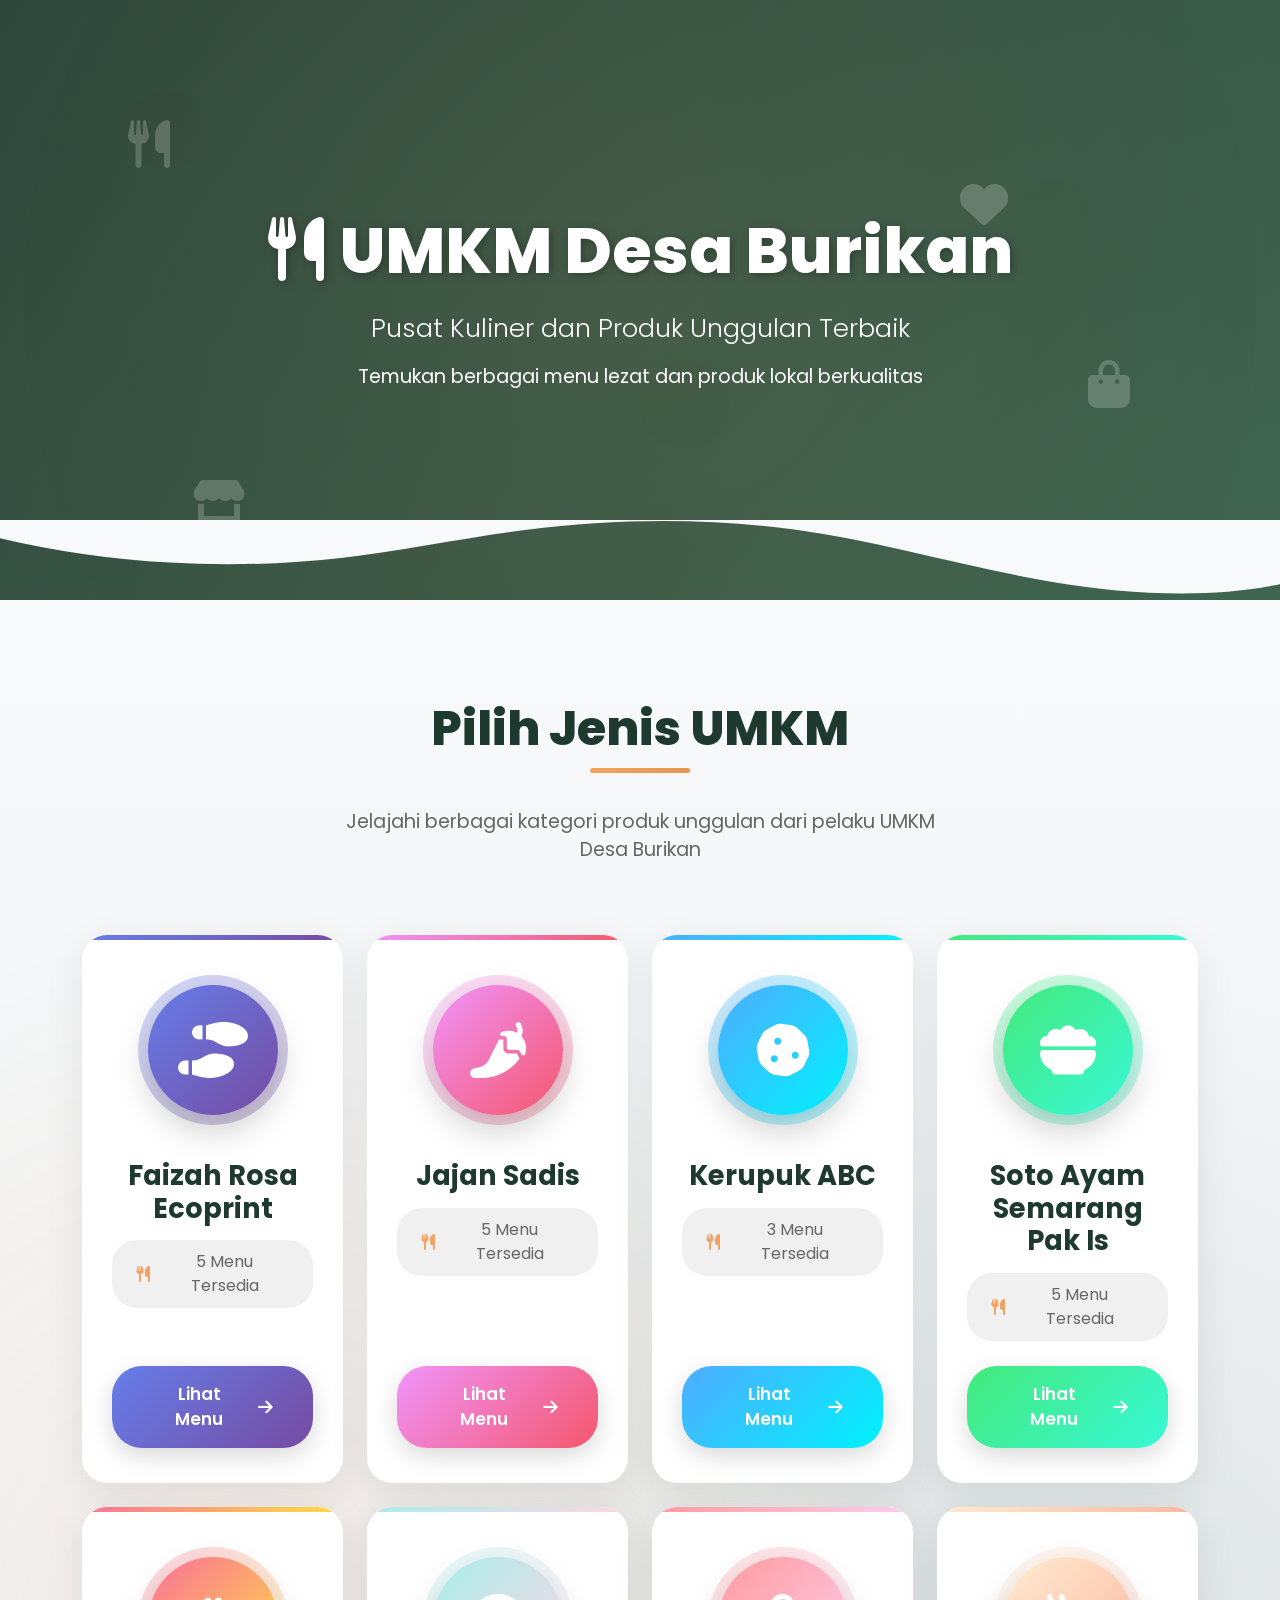
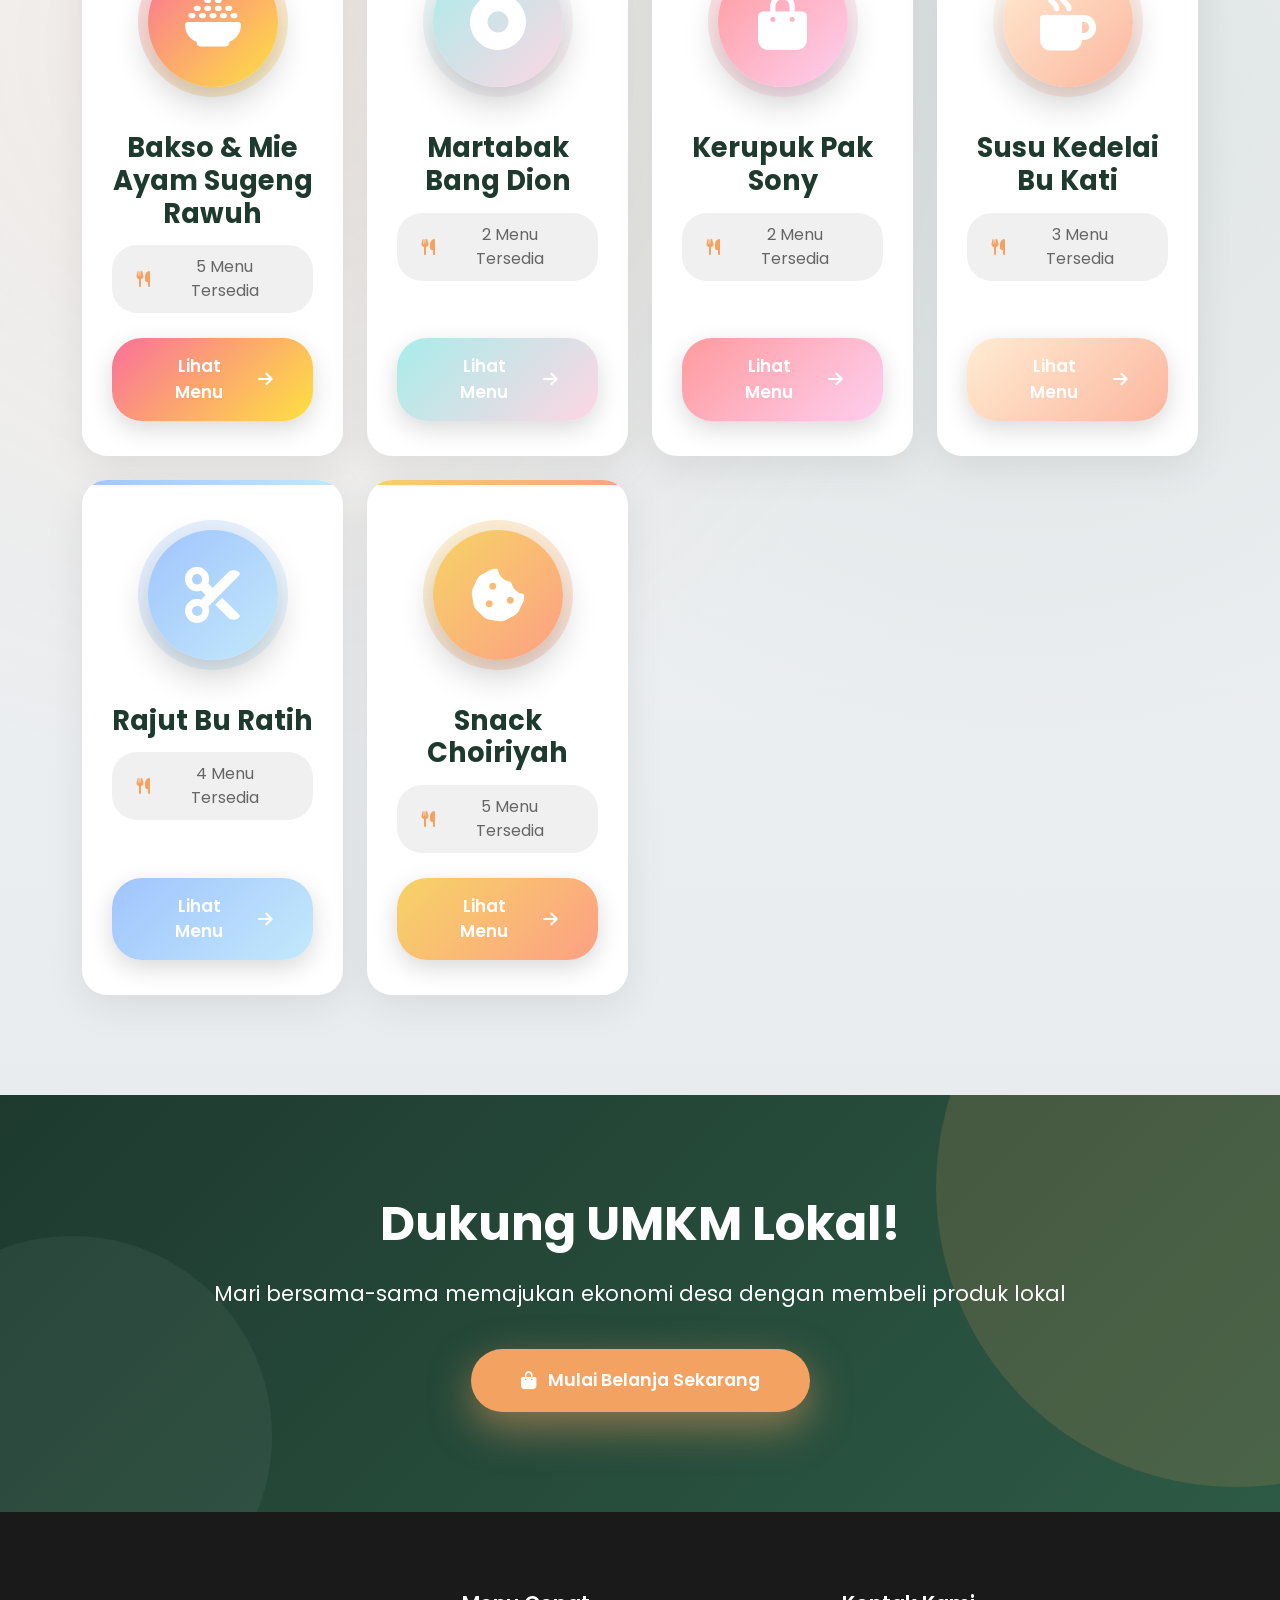
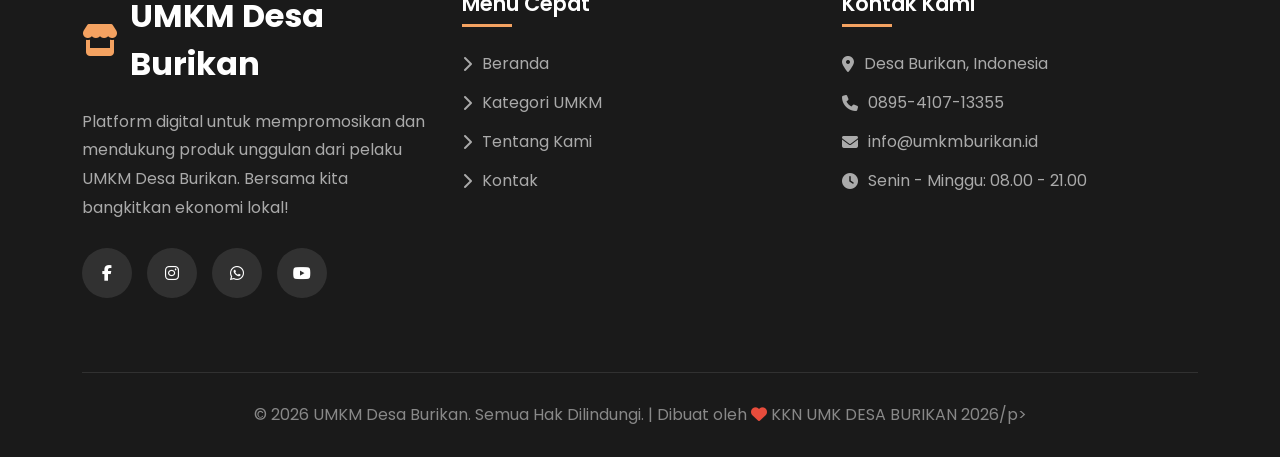
<file: index.html>
<!DOCTYPE html>
<html lang="id">
<head>
    <meta charset="UTF-8">
    <meta name="viewport" content="width=device-width, initial-scale=1.0">
    <title>UMKM Desa Burikan - Kuliner & Produk Unggulan</title>
    <link href="https://cdn.jsdelivr.net/npm/bootstrap@5.3.0/dist/css/bootstrap.min.css" rel="stylesheet">
    <link rel="stylesheet" href="https://cdnjs.cloudflare.com/ajax/libs/font-awesome/6.4.0/css/all.min.css">
    <link href="https://fonts.googleapis.com/css2?family=Poppins:wght@300;400;500;600;700;800&display=swap" rel="stylesheet">
    <link rel="stylesheet" href="style.css">
</head>
<body>
    <!-- Animated Background Particles -->
    <div class="particles">
        <div class="particle"></div>
        <div class="particle"></div>
        <div class="particle"></div>
        <div class="particle"></div>
        <div class="particle"></div>
    </div>

    <!-- Hero Section -->
    <section class="hero-section">
        <i class="fas fa-utensils floating-icon"></i>
        <i class="fas fa-shopping-bag floating-icon"></i>
        <i class="fas fa-store floating-icon"></i>
        <i class="fas fa-heart floating-icon"></i>

        <div class="container hero-content">
            <h1><i class="fas fa-utensils me-3"></i>UMKM Desa Burikan</h1>
            <p class="subtitle">Pusat Kuliner dan Produk Unggulan Terbaik</p>
            <p class="tagline">Temukan berbagai menu lezat dan produk lokal berkualitas</p>
        </div>
        <div class="hero-wave">
            <svg data-name="Layer 1" xmlns="http://www.w3.org/2000/svg" viewBox="0 0 1200 120" preserveAspectRatio="none">
                <path d="M321.39,56.44c58-10.79,114.16-30.13,172-41.86,82.39-16.72,168.19-17.73,250.45-.39C823.78,31,906.67,72,985.66,92.83c70.05,18.48,146.53,26.09,214.34,3V0H0V27.35A600.21,600.21,0,0,0,321.39,56.44Z" fill="#f8f9fa"></path>
            </svg>
        </div>
    </section>

    <!-- Category Section -->
    <section class="category-section" id="kategori">
        <div class="container">
            <div class="section-header">
                <h2>Pilih Jenis UMKM</h2>
                <p>Jelajahi berbagai kategori produk unggulan dari pelaku UMKM Desa Burikan</p>
            </div>
            
            <div class="row g-4" id="categoryList">
                <!-- Categories will be loaded by JavaScript -->
            </div>
        </div>
    </section>

    <!-- CTA Section -->
    <section class="cta-section">
        <div class="container">
            <h2>Dukung UMKM Lokal!</h2>
            <p>Mari bersama-sama memajukan ekonomi desa dengan membeli produk lokal</p>
            <a href="#kategori" class="btn-cta">
                <i class="fas fa-shopping-bag"></i> Mulai Belanja Sekarang
            </a>
        </div>
    </section>

    <!-- Footer -->
    <footer class="footer">
        <div class="container">
            <div class="row">
                <div class="col-lg-4 mb-4">
                    <div class="footer-brand">
                        <i class="fas fa-store"></i>
                        UMKM Desa Burikan
                    </div>
                    <p class="footer-desc">
                        Platform digital untuk mempromosikan dan mendukung produk unggulan dari pelaku UMKM Desa Burikan. Bersama kita bangkitkan ekonomi lokal!
                    </p>
                    <div class="footer-social">
                        <a href="#"><i class="fab fa-facebook-f"></i></a>
                        <a href="#"><i class="fab fa-instagram"></i></a>
                        <a href="https://wa.me/62895410713355"><i class="fab fa-whatsapp"></i></a>
                        <a href="#"><i class="fab fa-youtube"></i></a>
                    </div>
                </div>
                <div class="col-lg-4 mb-4">
                    <h4 class="footer-title">Menu Cepat</h4>
                    <ul class="footer-links">
                        <li><a href="index.html"><i class="fas fa-chevron-right"></i> Beranda</a></li>
                        <li><a href="#kategori"><i class="fas fa-chevron-right"></i> Kategori UMKM</a></li>
                        <li><a href="#tentang"><i class="fas fa-chevron-right"></i> Tentang Kami</a></li>
                        <li><a href="#kontak"><i class="fas fa-chevron-right"></i> Kontak</a></li>
                    </ul>
                </div>
                <div class="col-lg-4 mb-4">
                    <h4 class="footer-title">Kontak Kami</h4>
                    <ul class="footer-links">
                        <li><a href="#"><i class="fas fa-map-marker-alt"></i> Desa Burikan, Indonesia</a></li>
                        <li><a href="tel:+62895410713355"><i class="fas fa-phone"></i> 0895-4107-13355</a></li>
                        <li><a href="mailto:info@umkmburikan.id"><i class="fas fa-envelope"></i> info@umkmburikan.id</a></li>
                        <li><a href="#"><i class="fas fa-clock"></i> Senin - Minggu: 08.00 - 21.00</a></li>
                    </ul>
                </div>
            </div>
            <div class="footer-bottom">
                <p class="mb-0">&copy; 2026 UMKM Desa Burikan. Semua Hak Dilindungi. | Dibuat oleh <i class="fas fa-heart"></i> KKN UMK DESA BURIKAN 2026/p>
            </div>
        </div>
    </footer>

    <!-- Scroll to Top Button -->
    <div class="scroll-top" id="scrollTop" onclick="window.scrollTo({top: 0, behavior: 'smooth'})">
        <i class="fas fa-arrow-up"></i>
    </div>

    <script src="https://cdn.jsdelivr.net/npm/bootstrap@5.3.0/dist/js/bootstrap.bundle.min.js"></script>
    <script src="data.js"></script>
    <script src="script.js"></script>
</body>
</html>
</file>
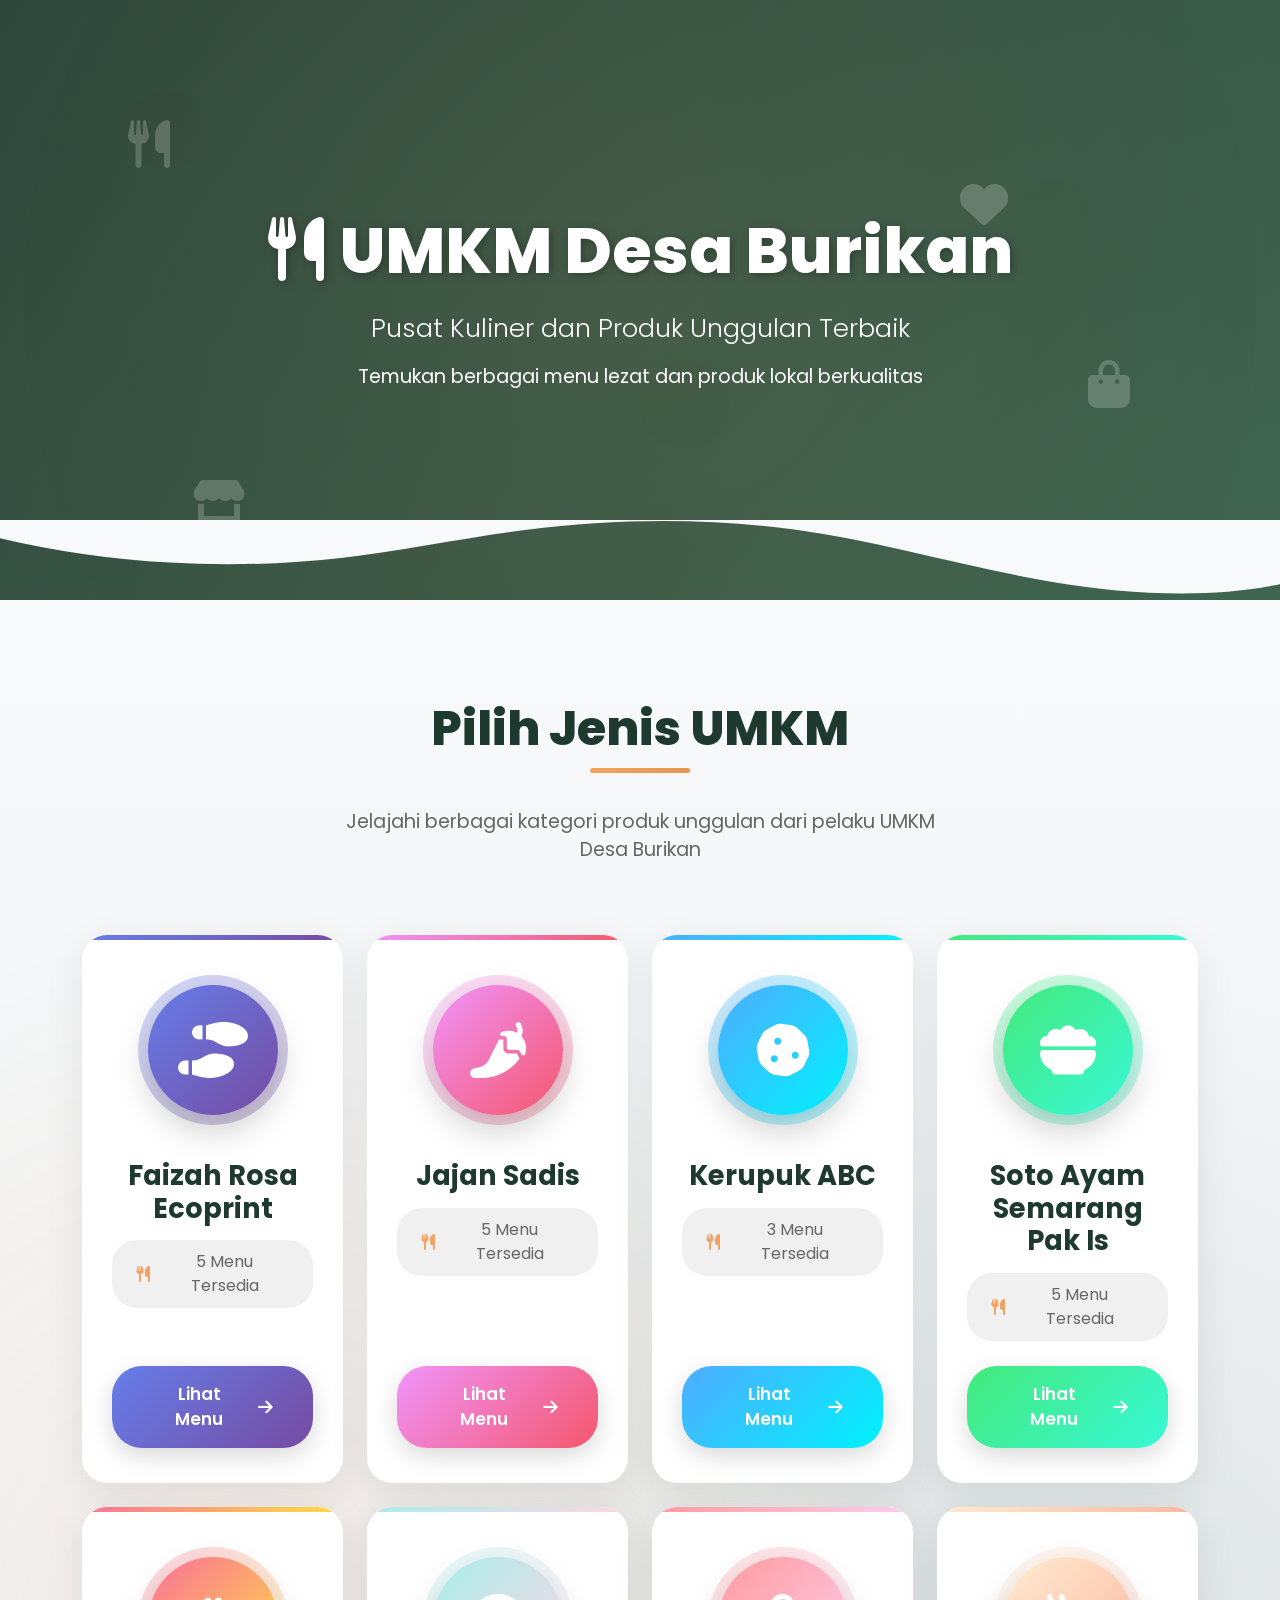
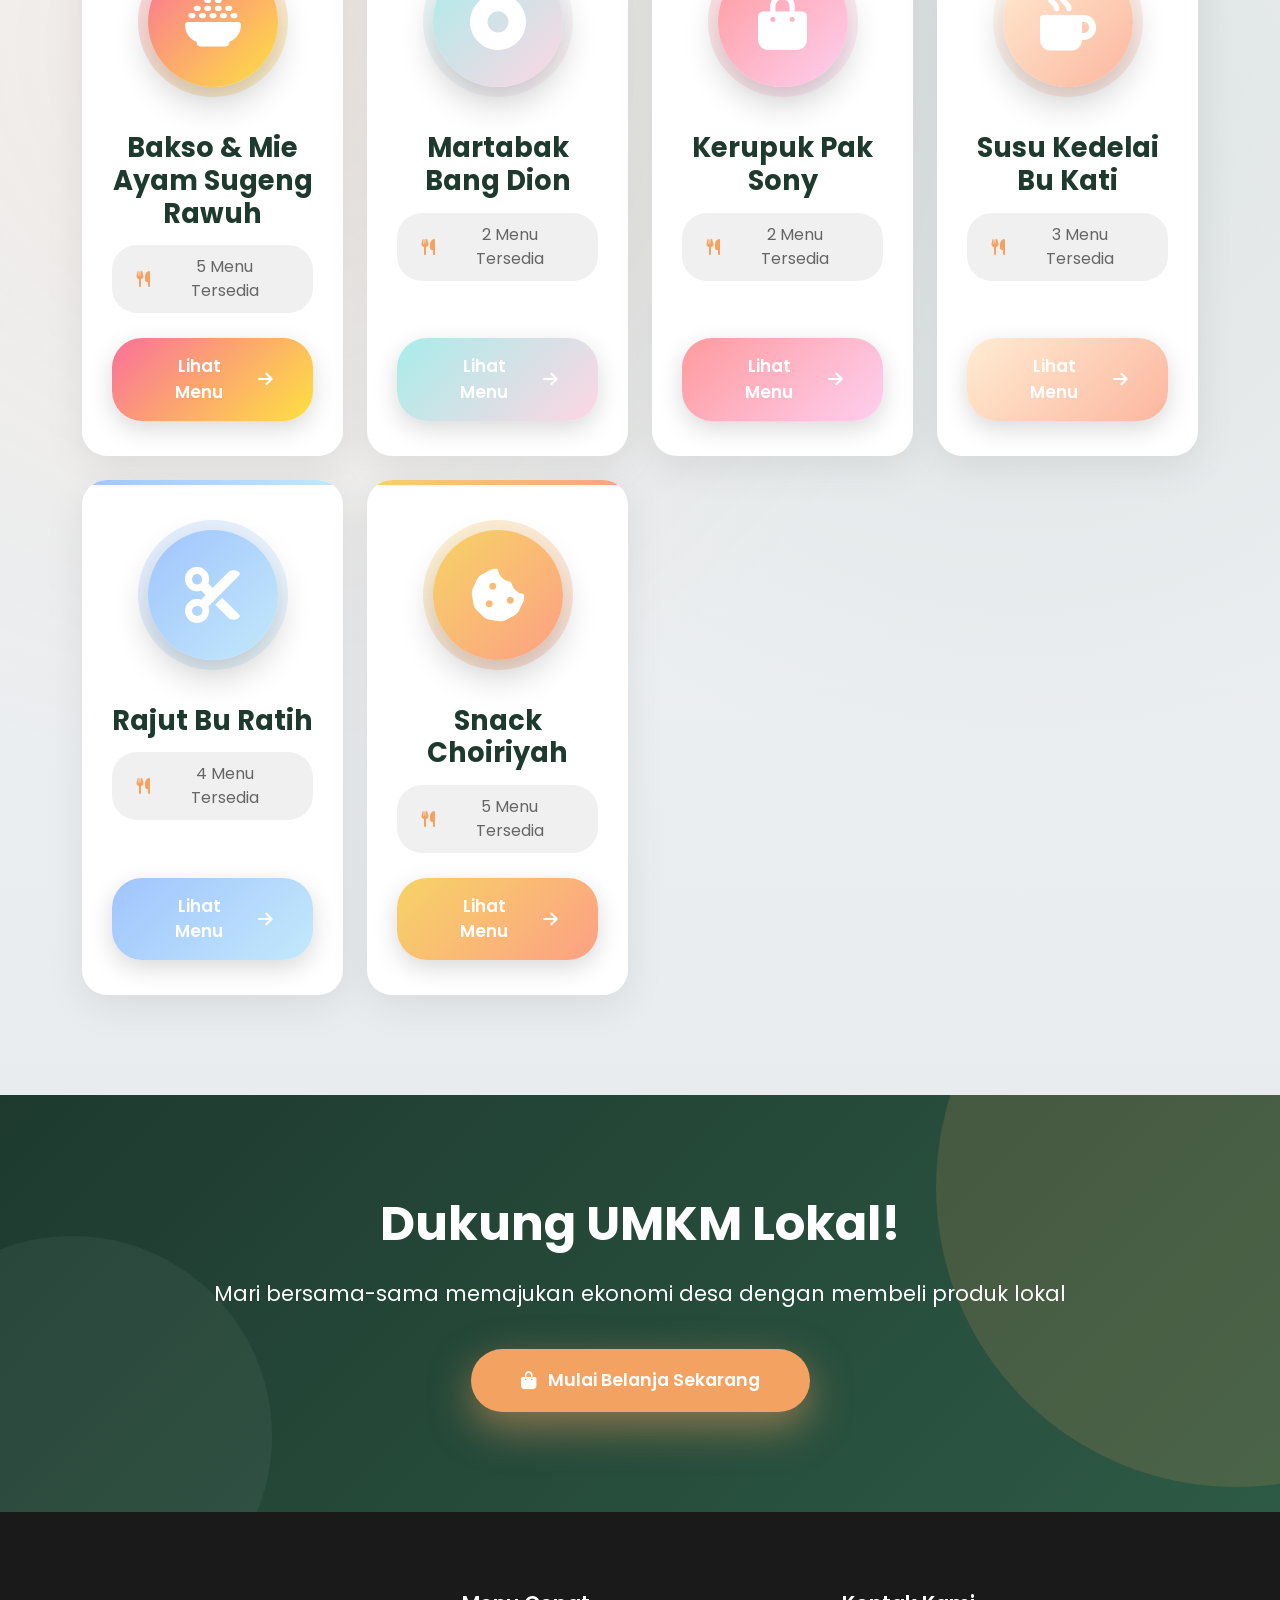
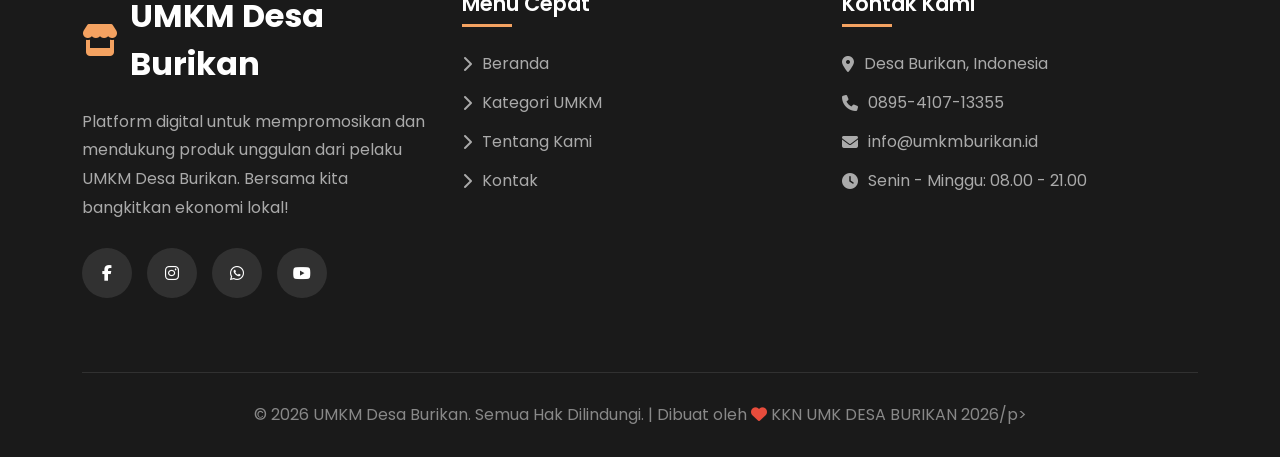
<file: detail-kategori.html>
<!DOCTYPE html>
<html lang="id">
<head>
    <meta charset="UTF-8">
    <meta name="viewport" content="width=device-width, initial-scale=1.0">
    <title>Kategori - KKN UMK DESA BURIKAN 2026</title>
    <link href="https://cdn.jsdelivr.net/npm/bootstrap@5.3.0/dist/css/bootstrap.min.css" rel="stylesheet">
    <link rel="stylesheet" href="https://cdnjs.cloudflare.com/ajax/libs/font-awesome/6.4.0/css/all.min.css">
    <link href="https://fonts.googleapis.com/css2?family=Poppins:wght@300;400;500;600;700;800&display=swap" rel="stylesheet">
    <link rel="stylesheet" href="style.css">
</head>
<body>
    <!-- Category Header -->
    <section class="category-header">
        <div class="container category-header-content">
            <a href="index.html" class="btn-back">
                <i class="fas fa-arrow-left"></i> Kembali ke Beranda
            </a>
            <h1 id="categoryTitle"><i class="fas fa-store me-3"></i>Loading...</h1>
            <p class="subtitle" id="categorySubtitle">Memuat data kategori...</p>
        </div>
    </section>

    <!-- Products Section -->
    <section class="products-section">
        <div class="container">
            <div class="section-title">
                <h2><i class="fas fa-utensils me-2"></i>Menu Tersedia</h2>
                <p>Pilih menu favorit Anda dan pesan langsung via WhatsApp</p>
            </div>

            <div class="row g-4" id="productList">
                <!-- Products will be loaded by JavaScript -->
            </div>
        </div>
    </section>

    <!-- Footer -->
    <footer class="footer">
        <div class="container">
            <div class="footer-brand">
                <i class="fas fa-store"></i>
                KKN UMK DESA BURIKAN 2026
            </div>
            <p class="footer-desc">
                Platform digital untuk mempromosikan dan mendukung produk unggulan dari pelaku UMKM Desa Burikan.
            </p>
            <div class="footer-bottom">
                <p class="mb-0">&copy; 2026 KKN UMK DESA BURIKAN. Semua Hak Dilindungi. | Dibuat dengan <i class="fas fa-heart"></i> untuk UMKM Indonesia</p>
            </div>
        </div>
    </footer>

    <!-- Scroll to Top Button -->
    <div class="scroll-top" id="scrollTop" onclick="window.scrollTo({top: 0, behavior: 'smooth'})">
        <i class="fas fa-arrow-up"></i>
    </div>

    <script src="https://cdn.jsdelivr.net/npm/bootstrap@5.3.0/dist/js/bootstrap.bundle.min.js"></script>
    <script src="data.js"></script>
    <script src="script.js"></script>
</body>
</html>
</file>
<file: style.css>
/* ============================================
   UMKM DESA BURIKAN - STYLESHEET
   ============================================ */

:root {
    --primary: #1e3a2f;
    --secondary: #2d5a45;
    --accent: #f4a261;
    --light: #f8f9fa;
    --dark: #1a1a1a;
}

* {
    margin: 0;
    padding: 0;
    box-sizing: border-box;
}

body {
    font-family: 'Poppins', sans-serif;
    background: var(--light);
    overflow-x: hidden;
    color: var(--dark);
}

/* ============================================
   ANIMATED BACKGROUND PARTICLES
   ============================================ */
.particles {
    position: fixed;
    top: 0;
    left: 0;
    width: 100%;
    height: 100%;
    z-index: -1;
    overflow: hidden;
    pointer-events: none;
}

.particle {
    position: absolute;
    border-radius: 50%;
    background: rgba(244, 162, 97, 0.3);
    animation: float-particle 15s infinite ease-in-out;
}

.particle:nth-child(1) { width: 80px; height: 80px; top: 10%; left: 10%; animation-delay: 0s; }
.particle:nth-child(2) { width: 60px; height: 60px; top: 20%; left: 80%; animation-delay: 2s; }
.particle:nth-child(3) { width: 100px; height: 100px; top: 60%; left: 30%; animation-delay: 4s; }
.particle:nth-child(4) { width: 70px; height: 70px; top: 80%; left: 70%; animation-delay: 6s; }
.particle:nth-child(5) { width: 90px; height: 90px; top: 40%; left: 50%; animation-delay: 8s; }

@keyframes float-particle {
    0%, 100% { transform: translate(0, 0) rotate(0deg); opacity: 0.3; }
    25% { transform: translate(50px, -50px) rotate(90deg); opacity: 0.6; }
    50% { transform: translate(-30px, -100px) rotate(180deg); opacity: 0.4; }
    75% { transform: translate(-80px, -50px) rotate(270deg); opacity: 0.5; }
}

/* ============================================
   HERO SECTION
   ============================================ */
.hero-section {
    background: linear-gradient(135deg, rgba(30, 58, 47, 0.95), rgba(45, 90, 69, 0.95)), 
                url('https://images.unsplash.com/photo-1504674900247-0877df9cc836?w=1920') center/cover fixed;
    color: white;
    padding: 120px 0 100px;
    text-align: center;
    position: relative;
    overflow: hidden;
    min-height: 600px;
    display: flex;
    align-items: center;
}

.hero-section::before {
    content: '';
    position: absolute;
    top: -50%;
    left: -50%;
    width: 200%;
    height: 200%;
    background: radial-gradient(circle, rgba(244, 162, 97, 0.1) 0%, transparent 70%);
    animation: rotate-bg 20s linear infinite;
}

@keyframes rotate-bg {
    from { transform: rotate(0deg); }
    to { transform: rotate(360deg); }
}

.hero-content {
    position: relative;
    z-index: 2;
}

.hero-section h1 {
    font-size: 4rem;
    font-weight: 800;
    margin-bottom: 20px;
    text-shadow: 2px 2px 10px rgba(0,0,0,0.3);
    animation: fadeInDown 1s ease, glow 3s ease-in-out infinite;
}

@keyframes glow {
    0%, 100% { text-shadow: 2px 2px 10px rgba(0,0,0,0.3); }
    50% { text-shadow: 2px 2px 30px rgba(244, 162, 97, 0.8); }
}

.hero-section .subtitle {
    font-size: 1.6rem;
    font-weight: 300;
    margin-bottom: 15px;
    opacity: 0.95;
    animation: fadeInUp 1s ease 0.3s both;
}

.hero-section .tagline {
    font-size: 1.2rem;
    opacity: 0.85;
    animation: fadeInUp 1s ease 0.6s both;
}

@keyframes fadeInDown {
    from { opacity: 0; transform: translateY(-50px); }
    to { opacity: 1; transform: translateY(0); }
}

@keyframes fadeInUp {
    from { opacity: 0; transform: translateY(50px); }
    to { opacity: 1; transform: translateY(0); }
}

/* Floating Icons */
.floating-icon {
    position: absolute;
    font-size: 3rem;
    opacity: 0.2;
    animation: float 6s ease-in-out infinite;
}

.floating-icon:nth-child(1) { top: 20%; left: 10%; animation-delay: 0s; }
.floating-icon:nth-child(2) { top: 60%; left: 85%; animation-delay: 2s; }
.floating-icon:nth-child(3) { top: 80%; left: 15%; animation-delay: 4s; }
.floating-icon:nth-child(4) { top: 30%; left: 75%; animation-delay: 1s; }

@keyframes float {
    0%, 100% { transform: translateY(0) rotate(0deg); }
    50% { transform: translateY(-30px) rotate(10deg); }
}

.hero-wave {
    position: absolute;
    bottom: 0;
    left: 0;
    width: 100%;
    overflow: hidden;
    line-height: 0;
}

.hero-wave svg {
    position: relative;
    display: block;
    width: calc(100% + 1.3px);
    height: 80px;
    animation: wave-move 3s ease-in-out infinite;
}

@keyframes wave-move {
    0%, 100% { transform: translateX(0); }
    50% { transform: translateX(-20px); }
}

/* ============================================
   CATEGORY SECTION
   ============================================ */
.category-section {
    padding: 100px 0;
    background: linear-gradient(180deg, #f8f9fa 0%, #e9ecef 100%);
    position: relative;
    overflow: hidden;
}

.category-section::before {
    content: '';
    position: absolute;
    top: 0;
    left: 0;
    right: 0;
    bottom: 0;
    background-image: 
        radial-gradient(circle at 20% 50%, rgba(244, 162, 97, 0.1) 0%, transparent 50%),
        radial-gradient(circle at 80% 50%, rgba(45, 90, 69, 0.1) 0%, transparent 50%);
    animation: pattern-move 10s ease-in-out infinite;
}

@keyframes pattern-move {
    0%, 100% { transform: scale(1) rotate(0deg); }
    50% { transform: scale(1.1) rotate(5deg); }
}

.section-header {
    text-align: center;
    margin-bottom: 70px;
    position: relative;
    z-index: 2;
}

.section-header h2 {
    font-size: 3rem;
    font-weight: 800;
    color: var(--primary);
    margin-bottom: 20px;
    position: relative;
    display: inline-block;
    animation: fadeInDown 1s ease;
}

.section-header h2::after {
    content: '';
    position: absolute;
    bottom: -15px;
    left: 50%;
    transform: translateX(-50%);
    width: 100px;
    height: 5px;
    background: linear-gradient(90deg, var(--accent), #e89550);
    border-radius: 3px;
    animation: expand-width 2s ease-in-out infinite;
}

@keyframes expand-width {
    0%, 100% { width: 100px; }
    50% { width: 150px; }
}

.section-header p {
    color: #666;
    font-size: 1.2rem;
    max-width: 600px;
    margin: 30px auto 0;
    animation: fadeInUp 1s ease 0.3s both;
}

/* Category Item */
.category-item {
    background: white;
    border-radius: 25px;
    overflow: hidden;
    box-shadow: 0 10px 40px rgba(0,0,0,0.08);
    transition: all 0.4s cubic-bezier(0.175, 0.885, 0.32, 1.275);
    height: 100%;
    position: relative;
    text-decoration: none;
    color: inherit;
    display: flex;
    flex-direction: column;
    animation: slideUp 0.8s ease both;
}

.category-item:nth-child(1) { animation-delay: 0.1s; }
.category-item:nth-child(2) { animation-delay: 0.2s; }
.category-item:nth-child(3) { animation-delay: 0.3s; }
.category-item:nth-child(4) { animation-delay: 0.4s; }

@keyframes slideUp {
    from { opacity: 0; transform: translateY(50px); }
    to { opacity: 1; transform: translateY(0); }
}

.category-item::before {
    content: '';
    position: absolute;
    top: 0;
    left: 0;
    right: 0;
    height: 5px;
    background: var(--card-gradient);
    transition: height 0.3s;
    animation: shimmer 3s ease-in-out infinite;
}

@keyframes shimmer {
    0%, 100% { opacity: 1; }
    50% { opacity: 0.7; }
}

.category-item:hover {
    transform: translateY(-20px) scale(1.03);
    box-shadow: 0 25px 70px rgba(0,0,0,0.2);
    color: inherit;
    text-decoration: none;
}

.category-item:hover::before {
    height: 10px;
}

.category-icon-wrapper {
    padding: 50px 20px 20px;
    text-align: center;
    position: relative;
}

.category-icon {
    width: 130px;
    height: 130px;
    background: var(--card-gradient);
    border-radius: 50%;
    display: flex;
    align-items: center;
    justify-content: center;
    margin: 0 auto;
    color: white;
    font-size: 3.5rem;
    box-shadow: 0 15px 35px rgba(0,0,0,0.2);
    transition: all 0.4s;
    position: relative;
    animation: rotate-icon 8s linear infinite;
}

@keyframes rotate-icon {
    from { transform: rotate(0deg); }
    to { transform: rotate(360deg); }
}

.category-item:hover .category-icon {
    animation-play-state: paused;
    transform: rotate(0deg) scale(1.15);
}

.category-icon::before {
    content: '';
    position: absolute;
    inset: -10px;
    border-radius: 50%;
    background: var(--card-gradient);
    opacity: 0.3;
    z-index: -1;
    animation: ripple 2s ease-in-out infinite;
}

@keyframes ripple {
    0%, 100% { transform: scale(1); opacity: 0.3; }
    50% { transform: scale(1.2); opacity: 0.1; }
}

.category-content {
    padding: 25px 30px 35px;
    text-align: center;
    flex-grow: 1;
    display: flex;
    flex-direction: column;
    justify-content: space-between;
}

.category-name {
    font-size: 1.7rem;
    font-weight: 700;
    color: var(--primary);
    margin-bottom: 15px;
    transition: color 0.3s;
}

.category-item:hover .category-name {
    color: var(--accent);
}

.category-count {
    display: inline-flex;
    align-items: center;
    gap: 10px;
    background: #f0f0f0;
    padding: 10px 25px;
    border-radius: 25px;
    font-size: 1rem;
    color: #666;
    margin-bottom: 25px;
    transition: all 0.3s;
}

.category-count i {
    color: var(--accent);
    animation: bounce-icon 1.5s infinite;
}

@keyframes bounce-icon {
    0%, 100% { transform: translateY(0); }
    50% { transform: translateY(-3px); }
}

.btn-explore {
    display: inline-flex;
    align-items: center;
    justify-content: center;
    gap: 12px;
    padding: 16px 40px;
    background: var(--card-gradient);
    color: white;
    border-radius: 30px;
    font-weight: 600;
    font-size: 1.05rem;
    text-decoration: none;
    transition: all 0.3s;
    box-shadow: 0 8px 25px rgba(0,0,0,0.15);
    border: none;
    width: 100%;
    position: relative;
    overflow: hidden;
}

.btn-explore::before {
    content: '';
    position: absolute;
    top: 50%;
    left: 50%;
    width: 0;
    height: 0;
    border-radius: 50%;
    background: rgba(255,255,255,0.3);
    transform: translate(-50%, -50%);
    transition: width 0.6s, height 0.6s;
}

.btn-explore:hover::before {
    width: 300px;
    height: 300px;
}

.btn-explore:hover {
    transform: scale(1.05);
    box-shadow: 0 12px 35px rgba(0,0,0,0.25);
    color: white;
    text-decoration: none;
}

.btn-explore i {
    transition: transform 0.3s;
}

.category-item:hover .btn-explore i {
    transform: translateX(8px);
}

/* ============================================
   CTA SECTION
   ============================================ */
.cta-section {
    background: linear-gradient(135deg, var(--primary), var(--secondary));
    padding: 100px 0;
    text-align: center;
    color: white;
    position: relative;
    overflow: hidden;
}

.cta-section::before {
    content: '';
    position: absolute;
    top: -50%;
    right: -20%;
    width: 600px;
    height: 600px;
    background: rgba(244, 162, 97, 0.15);
    border-radius: 50%;
    animation: pulse-circle 4s ease-in-out infinite;
}

.cta-section::after {
    content: '';
    position: absolute;
    bottom: -30%;
    left: -10%;
    width: 400px;
    height: 400px;
    background: rgba(255,255,255,0.05);
    border-radius: 50%;
    animation: pulse-circle 5s ease-in-out infinite 1s;
}

@keyframes pulse-circle {
    0%, 100% { transform: scale(1); opacity: 0.5; }
    50% { transform: scale(1.2); opacity: 0.8; }
}

.cta-section h2 {
    font-size: 3rem;
    font-weight: 700;
    margin-bottom: 25px;
    position: relative;
    z-index: 2;
    animation: fadeInUp 1s ease;
}

.cta-section p {
    font-size: 1.3rem;
    opacity: 0.95;
    margin-bottom: 40px;
    position: relative;
    z-index: 2;
    animation: fadeInUp 1s ease 0.3s both;
}

.btn-cta {
    background: var(--accent);
    color: white;
    padding: 18px 50px;
    border-radius: 35px;
    font-weight: 600;
    font-size: 1.1rem;
    text-decoration: none;
    display: inline-flex;
    align-items: center;
    gap: 12px;
    transition: all 0.3s;
    box-shadow: 0 15px 40px rgba(244, 162, 97, 0.5);
    position: relative;
    z-index: 2;
    animation: bounce-cta 2s ease-in-out infinite;
}

@keyframes bounce-cta {
    0%, 100% { transform: translateY(0); }
    50% { transform: translateY(-10px); }
}

.btn-cta:hover {
    background: #e89550;
    transform: translateY(-5px) scale(1.05);
    box-shadow: 0 20px 50px rgba(244, 162, 97, 0.6);
    color: white;
    animation: none;
    text-decoration: none;
}

/* ============================================
   FOOTER
   ============================================ */
.footer {
    background: var(--dark);
    color: white;
    padding: 80px 0 30px;
    position: relative;
}

.footer-brand {
    font-size: 2rem;
    font-weight: 700;
    margin-bottom: 20px;
    display: flex;
    align-items: center;
    gap: 12px;
}

.footer-brand i {
    color: var(--accent);
    animation: spin 10s linear infinite;
}

@keyframes spin {
    from { transform: rotate(0deg); }
    to { transform: rotate(360deg); }
}

.footer-desc {
    color: #aaa;
    line-height: 1.8;
    margin-bottom: 25px;
}

.footer-title {
    font-size: 1.3rem;
    font-weight: 600;
    margin-bottom: 25px;
    color: white;
    position: relative;
    padding-bottom: 10px;
}

.footer-title::after {
    content: '';
    position: absolute;
    bottom: 0;
    left: 0;
    width: 50px;
    height: 3px;
    background: var(--accent);
    animation: expand-width 2s ease-in-out infinite;
}

.footer-links {
    list-style: none;
    padding: 0;
}

.footer-links li {
    margin-bottom: 15px;
}

.footer-links a {
    color: #aaa;
    text-decoration: none;
    transition: all 0.3s;
    display: flex;
    align-items: center;
    gap: 10px;
}

.footer-links a:hover {
    color: var(--accent);
    transform: translateX(10px);
    text-decoration: none;
}

.footer-social {
    display: flex;
    gap: 15px;
    margin-top: 25px;
}

.footer-social a {
    width: 50px;
    height: 50px;
    background: rgba(255,255,255,0.1);
    border-radius: 50%;
    display: flex;
    align-items: center;
    justify-content: center;
    color: white;
    text-decoration: none;
    transition: all 0.3s;
    animation: float-social 3s ease-in-out infinite;
}

.footer-social a:nth-child(1) { animation-delay: 0s; }
.footer-social a:nth-child(2) { animation-delay: 0.5s; }
.footer-social a:nth-child(3) { animation-delay: 1s; }
.footer-social a:nth-child(4) { animation-delay: 1.5s; }

@keyframes float-social {
    0%, 100% { transform: translateY(0); }
    50% { transform: translateY(-8px); }
}

.footer-social a:hover {
    background: var(--accent);
    transform: translateY(-5px) scale(1.1);
    animation: none;
    color: white;
}

.footer-bottom {
    border-top: 1px solid rgba(255,255,255,0.1);
    padding-top: 30px;
    margin-top: 50px;
    text-align: center;
    color: #888;
}

.footer-bottom i {
    color: #e74c3c;
    animation: heartbeat 1.5s ease-in-out infinite;
}

@keyframes heartbeat {
    0%, 100% { transform: scale(1); }
    50% { transform: scale(1.2); }
}

/* ============================================
   SCROLL TO TOP BUTTON
   ============================================ */
.scroll-top {
    position: fixed;
    bottom: 30px;
    right: 30px;
    width: 50px;
    height: 50px;
    background: var(--accent);
    color: white;
    border-radius: 50%;
    display: flex;
    align-items: center;
    justify-content: center;
    cursor: pointer;
    opacity: 0;
    visibility: hidden;
    transition: all 0.3s;
    box-shadow: 0 5px 20px rgba(244, 162, 97, 0.4);
    z-index: 999;
}

.scroll-top.visible {
    opacity: 1;
    visibility: visible;
}

.scroll-top:hover {
    transform: translateY(-5px);
    box-shadow: 0 10px 30px rgba(244, 162, 97, 0.6);
}

/* ============================================
   CATEGORY HEADER (Detail Page)
   ============================================ */
.category-header {
    background: linear-gradient(135deg, rgba(30, 58, 47, 0.95), rgba(45, 90, 69, 0.95)),
                url('https://images.unsplash.com/photo-1504674900247-0877df9cc836?w=1920') center/cover fixed;
    color: white;
    padding: 100px 0 80px;
    text-align: center;
    position: relative;
    overflow: hidden;
}

.category-header::before {
    content: '';
    position: absolute;
    top: -50%;
    left: -50%;
    width: 200%;
    height: 200%;
    background: radial-gradient(circle, rgba(244, 162, 97, 0.1) 0%, transparent 70%);
    animation: rotate-bg 20s linear infinite;
}

.category-header-content {
    position: relative;
    z-index: 2;
}

.category-header h1 {
    font-size: 3rem;
    font-weight: 800;
    margin-bottom: 15px;
    animation: fadeInDown 1s ease;
}

.category-header .subtitle {
    font-size: 1.3rem;
    opacity: 0.95;
    animation: fadeInUp 1s ease 0.3s both;
}

.btn-back {
    background: white;
    color: var(--primary);
    border: 2px solid white;
    padding: 12px 30px;
    border-radius: 30px;
    font-weight: 600;
    text-decoration: none;
    display: inline-flex;
    align-items: center;
    gap: 10px;
    margin-bottom: 30px;
    transition: all 0.3s;
    position: relative;
    z-index: 2;
}

.btn-back:hover {
    background: var(--accent);
    color: white;
    border-color: var(--accent);
    transform: translateY(-3px);
    box-shadow: 0 10px 25px rgba(244, 162, 97, 0.4);
    text-decoration: none;
}

/* ============================================
   PRODUCTS SECTION
   ============================================ */
.products-section {
    padding: 80px 0;
    background: linear-gradient(180deg, #f8f9fa 0%, #e9ecef 100%);
    position: relative;
}

.products-section::before {
    content: '';
    position: absolute;
    top: 0;
    left: 0;
    right: 0;
    bottom: 0;
    background-image: 
        radial-gradient(circle at 20% 50%, rgba(244, 162, 97, 0.05) 0%, transparent 50%),
        radial-gradient(circle at 80% 50%, rgba(45, 90, 69, 0.05) 0%, transparent 50%);
}

.section-title {
    text-align: center;
    margin-bottom: 60px;
    position: relative;
    z-index: 2;
}

.section-title h2 {
    font-size: 2.5rem;
    font-weight: 700;
    color: var(--primary);
    margin-bottom: 15px;
}

.section-title p {
    color: #666;
    font-size: 1.1rem;
}

/* Product Card */
.product-card {
    background: white;
    border-radius: 20px;
    overflow: hidden;
    box-shadow: 0 10px 40px rgba(0,0,0,0.08);
    transition: all 0.4s cubic-bezier(0.175, 0.885, 0.32, 1.275);
    height: 100%;
    display: flex;
    flex-direction: column;
    animation: slideUp 0.6s ease both;
}

.product-card:hover {
    transform: translateY(-15px) scale(1.02);
    box-shadow: 0 20px 60px rgba(0,0,0,0.15);
}

.product-image-container {
    height: 280px;
    background: linear-gradient(135deg, #667eea 0%, #764ba2 100%);
    position: relative;
    overflow: hidden;
    display: flex;
    align-items: center;
    justify-content: center;
}

.product-image-container img {
    width: 100%;
    height: 100%;
    object-fit: cover;
    transition: transform 0.5s ease;
}

.product-card:hover .product-image-container img {
    transform: scale(1.1);
}

.product-image-container .no-image {
    text-align: center;
    color: rgba(255,255,255,0.8);
}

.product-image-container .no-image i {
    font-size: 5rem;
    opacity: 0.5;
}

.product-image-container .no-image span {
    display: block;
    margin-top: 10px;
    font-size: 1.1rem;
    font-weight: 600;
}

.product-badge {
    position: absolute;
    top: 15px;
    left: 15px;
    background: linear-gradient(135deg, #ffd700, #ffed4e);
    color: #333;
    padding: 8px 20px;
    border-radius: 25px;
    font-size: 0.85rem;
    font-weight: 700;
    z-index: 2;
    box-shadow: 0 4px 15px rgba(0,0,0,0.2);
    animation: pulse-badge 2s ease-in-out infinite;
}

@keyframes pulse-badge {
    0%, 100% { transform: scale(1); }
    50% { transform: scale(1.05); }
}

.product-badge i {
    margin-right: 5px;
    color: #f39c12;
}

.product-info {
    padding: 30px;
    flex-grow: 1;
    display: flex;
    flex-direction: column;
}

.product-name {
    font-size: 1.5rem;
    font-weight: 700;
    color: var(--primary);
    margin-bottom: 15px;
    line-height: 1.3;
}

.product-description {
    color: #666;
    font-size: 1rem;
    line-height: 1.7;
    margin-bottom: 25px;
    flex-grow: 1;
}

.btn-whatsapp {
    background: linear-gradient(135deg, #25D366, #20ba5a);
    color: white;
    border: none;
    border-radius: 30px;
    padding: 15px 30px;
    font-weight: 600;
    font-size: 1.05rem;
    transition: all 0.3s;
    display: flex;
    align-items: center;
    justify-content: center;
    gap: 12px;
    text-decoration: none;
    box-shadow: 0 8px 25px rgba(37, 211, 102, 0.3);
    position: relative;
    overflow: hidden;
}

.btn-whatsapp::before {
    content: '';
    position: absolute;
    top: 50%;
    left: 50%;
    width: 0;
    height: 0;
    border-radius: 50%;
    background: rgba(255,255,255,0.3);
    transform: translate(-50%, -50%);
    transition: width 0.6s, height 0.6s;
}

.btn-whatsapp:hover::before {
    width: 300px;
    height: 300px;
}

.btn-whatsapp:hover {
    transform: translateY(-3px) scale(1.05);
    box-shadow: 0 12px 35px rgba(37, 211, 102, 0.4);
    color: white;
    text-decoration: none;
}

.btn-whatsapp i {
    font-size: 1.3rem;
}

/* ============================================
   RESPONSIVE
   ============================================ */
@media (max-width: 768px) {
    .hero-section h1 { font-size: 2.5rem; }
    .hero-section .subtitle { font-size: 1.2rem; }
    .section-header h2 { font-size: 2rem; }
    .category-icon { width: 100px; height: 100px; font-size: 2.8rem; }
    .category-name { font-size: 1.4rem; }
    .cta-section h2 { font-size: 2rem; }
    .category-header h1 { font-size: 2rem; }
    .category-header .subtitle { font-size: 1rem; }
    .section-title h2 { font-size: 1.8rem; }
    .product-image-container { height: 220px; }
    .product-name { font-size: 1.3rem; }
    .btn-whatsapp { font-size: 0.95rem; padding: 12px 20px; }
}
</file>
